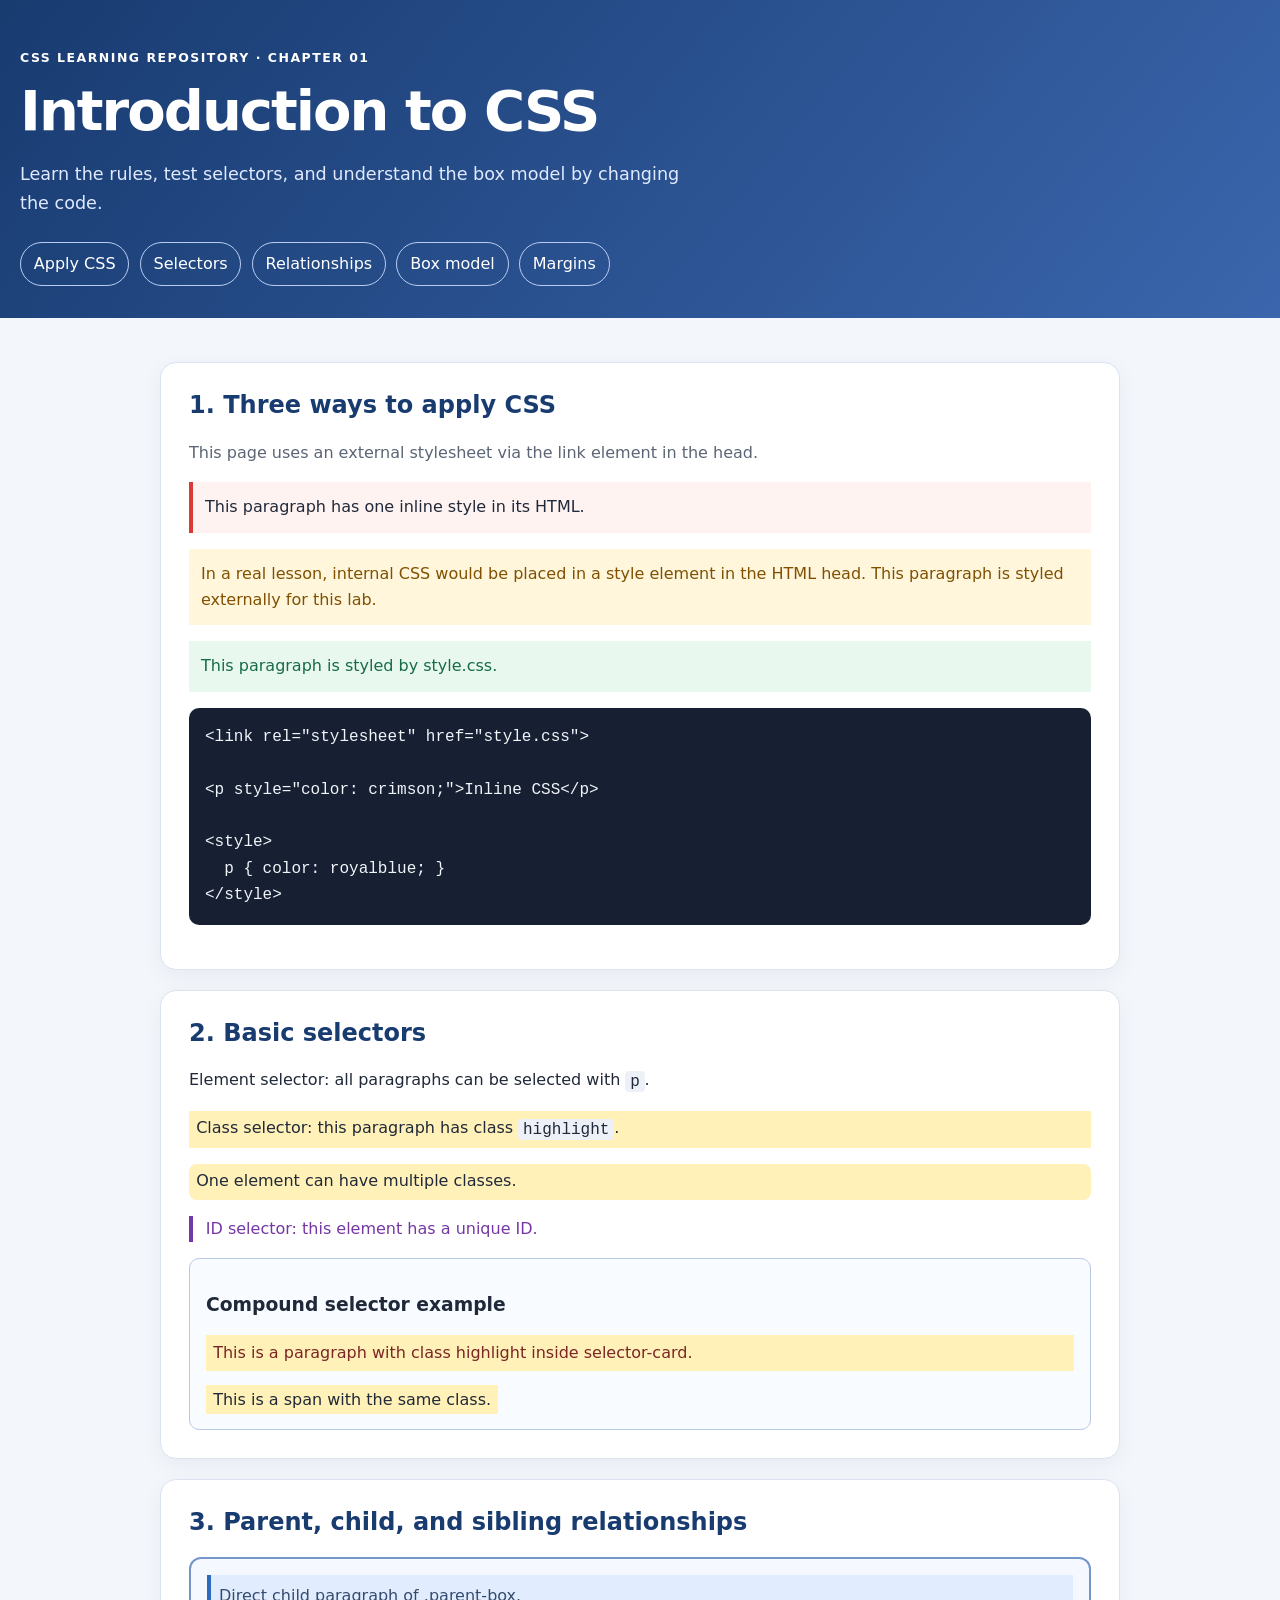
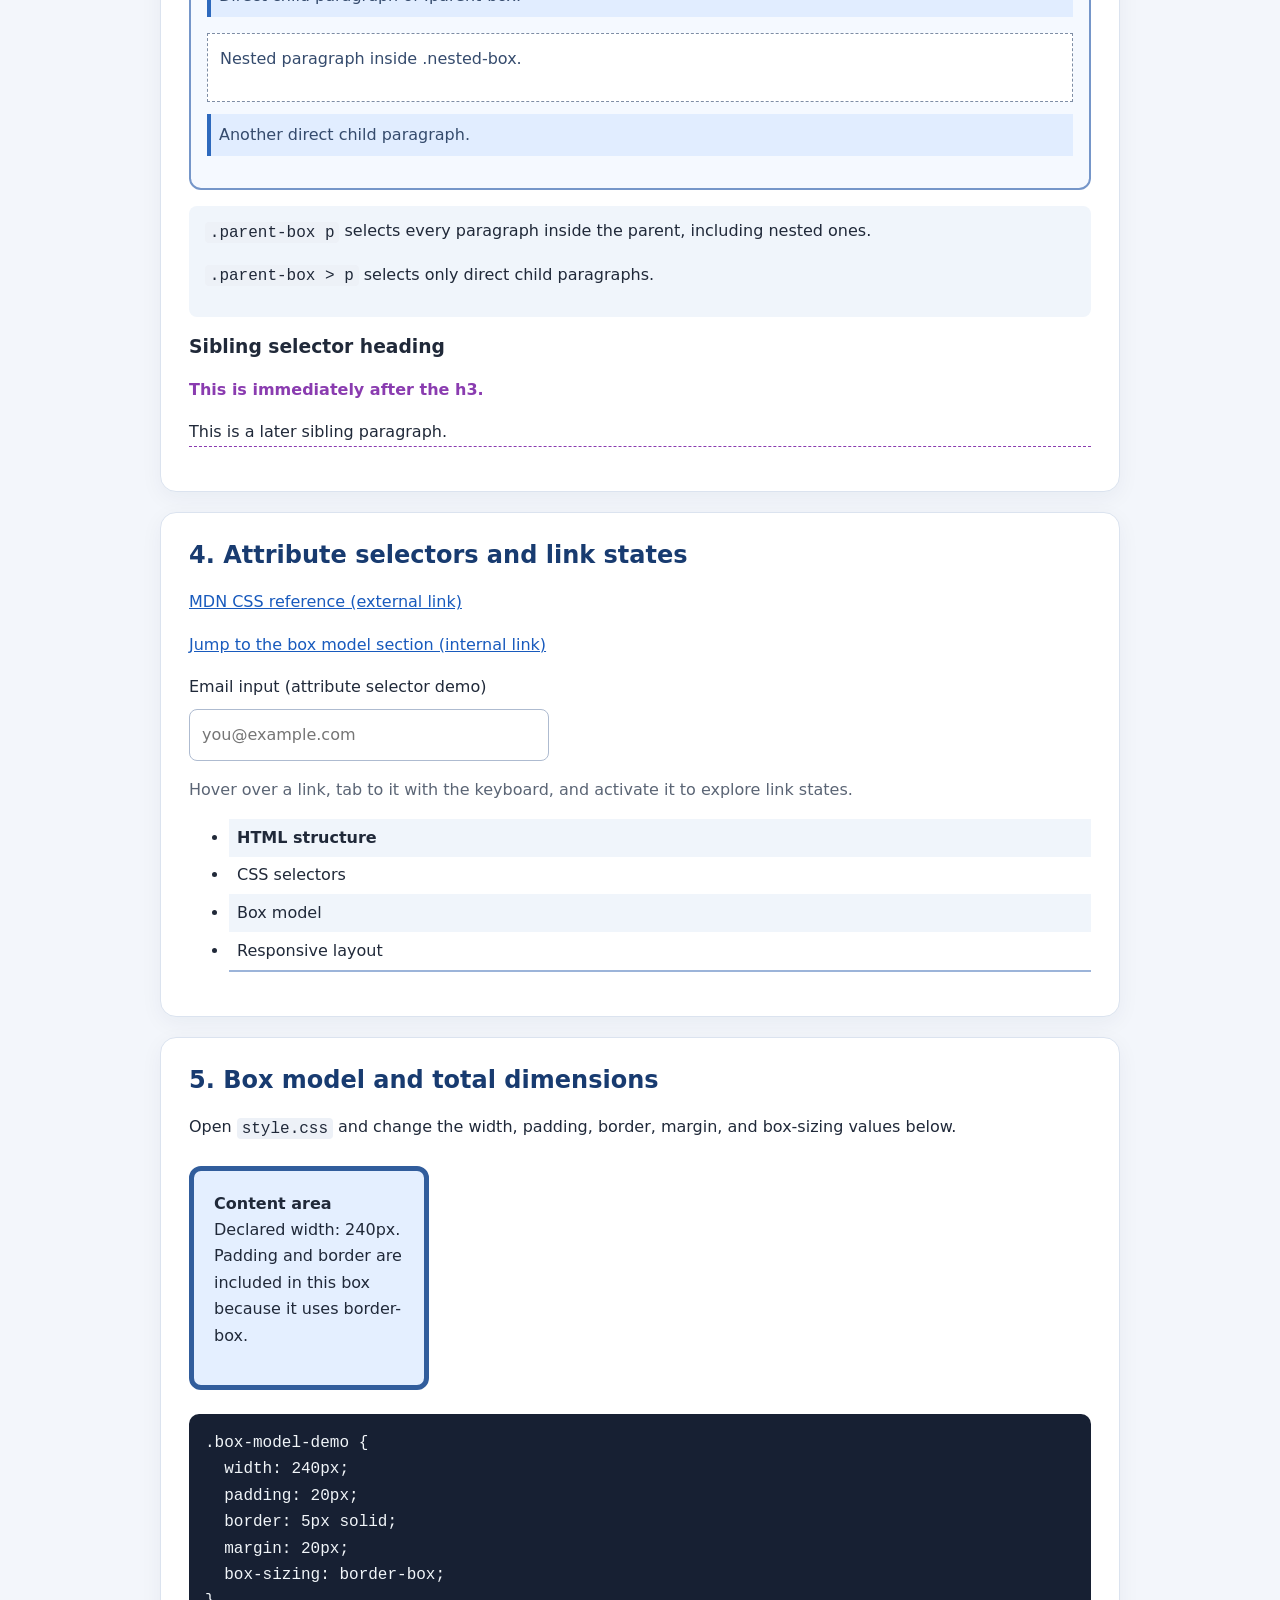
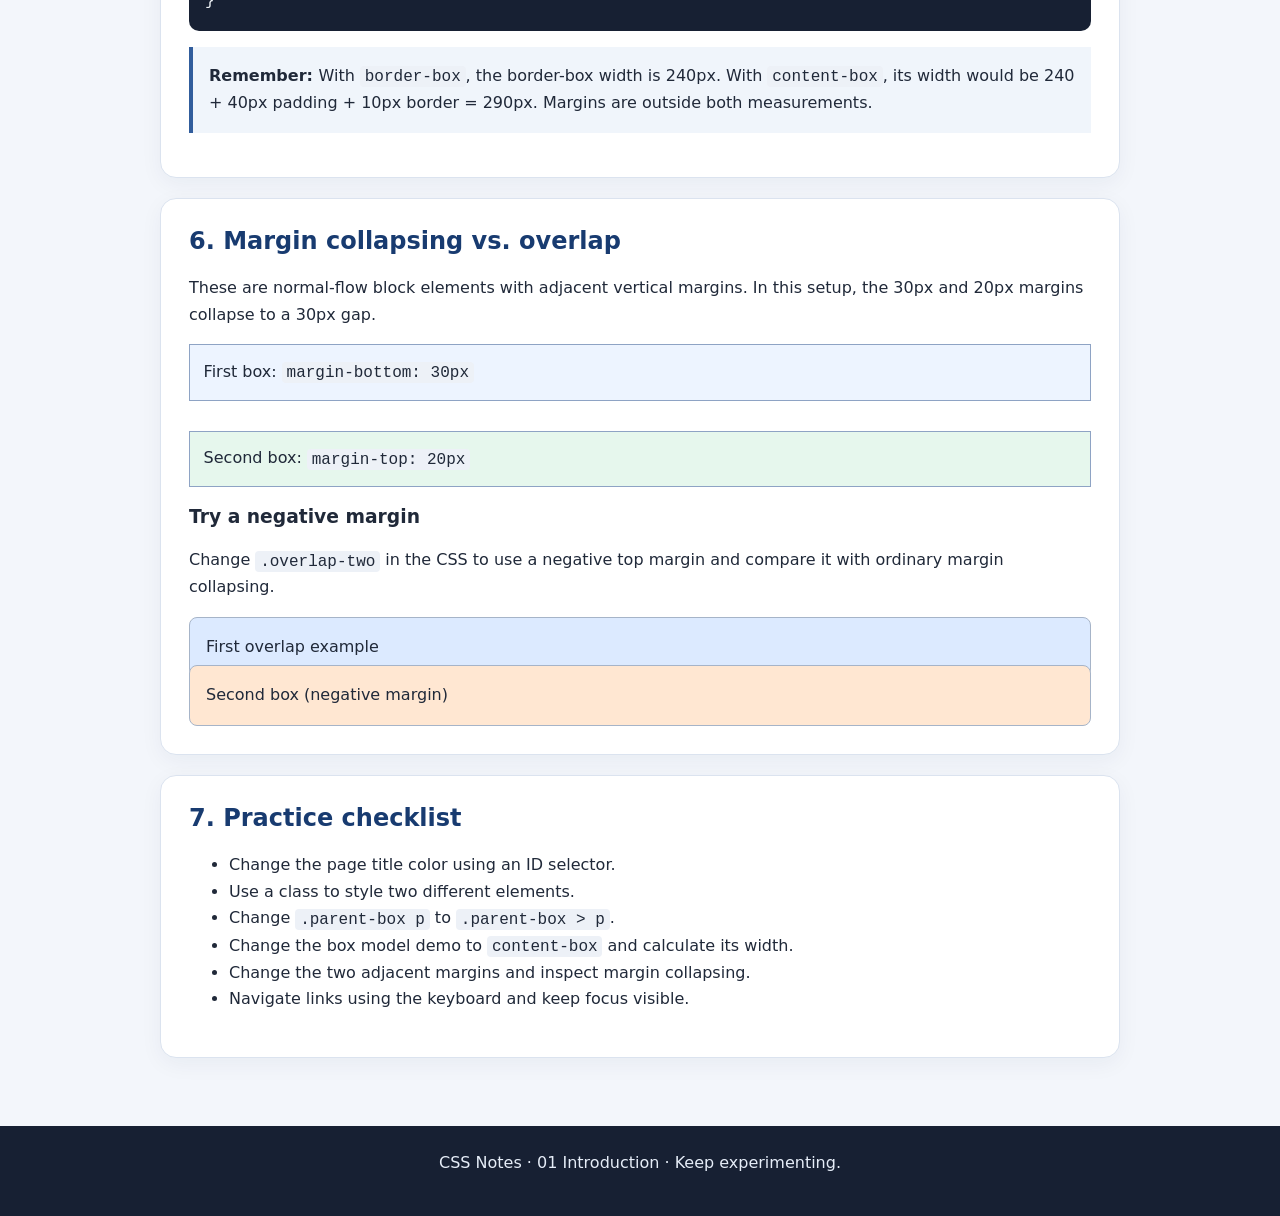
<file: 02-CSS/2.1-Basic_CSS/index.html>
<!DOCTYPE html>
<html lang="en">
<head>
    <meta charset="UTF-8">
    <meta name="viewport" content="width=device-width, initial-scale=1.0">
    <title>CSS Introduction — Practice Lab</title>
    <link rel="stylesheet" href="style.css">
</head>
<body>
    <header class="site-header">
        <p class="eyebrow">CSS LEARNING REPOSITORY · CHAPTER 01</p>
        <h1 id="page-title">Introduction to CSS</h1>
        <p class="lead">Learn the rules, test selectors, and understand the box model by changing the code.</p>
        <nav aria-label="Chapter navigation">
            <a href="#ways">Apply CSS</a>
            <a href="#selectors">Selectors</a>
            <a href="#relationships">Relationships</a>
            <a href="#box-model">Box model</a>
            <a href="#margin-lab">Margins</a>
        </nav>
    </header>

    <main class="container">
        <section id="ways" class="panel">
            <h2>1. Three ways to apply CSS</h2>
            <p class="muted">This page uses an external stylesheet via the link element in the head.</p>
            <p class="inline-demo" style="border-left: 4px solid #db3a34;">This paragraph has one inline style in its HTML.</p>
            <p class="internal-demo">In a real lesson, internal CSS would be placed in a style element in the HTML head. This paragraph is styled externally for this lab.</p>
            <p class="external-demo">This paragraph is styled by style.css.</p>
            <pre><code>&lt;link rel="stylesheet" href="style.css"&gt;

&lt;p style="color: crimson;"&gt;Inline CSS&lt;/p&gt;

&lt;style&gt;
  p { color: royalblue; }
&lt;/style&gt;</code></pre>
        </section>

        <section id="selectors" class="panel">
            <h2>2. Basic selectors</h2>
            <p>Element selector: all paragraphs can be selected with <code>p</code>.</p>
            <p class="highlight">Class selector: this paragraph has class <code>highlight</code>.</p>
            <p class="highlight rounded">One element can have multiple classes.</p>
            <p id="unique-note">ID selector: this element has a unique ID.</p>
            <div class="selector-card">
                <h3>Compound selector example</h3>
                <p class="highlight">This is a paragraph with class highlight inside selector-card.</p>
                <span class="highlight">This is a span with the same class.</span>
            </div>
        </section>

        <section id="relationships" class="panel">
            <h2>3. Parent, child, and sibling relationships</h2>
            <div class="parent-box">
                <p class="direct-child">Direct child paragraph of .parent-box.</p>
                <div class="nested-box">
                    <p>Nested paragraph inside .nested-box.</p>
                </div>
                <p class="direct-child">Another direct child paragraph.</p>
            </div>
            <div class="selector-key">
                <p><code>.parent-box p</code> selects every paragraph inside the parent, including nested ones.</p>
                <p><code>.parent-box &gt; p</code> selects only direct child paragraphs.</p>
            </div>
            <h3 class="sibling-heading">Sibling selector heading</h3>
            <p class="adjacent-example">This is immediately after the h3.</p>
            <p class="later-sibling">This is a later sibling paragraph.</p>
        </section>

        <section class="panel">
            <h2>4. Attribute selectors and link states</h2>
            <p><a href="https://developer.mozilla.org/en-US/docs/Web/CSS" target="_blank" rel="noreferrer">MDN CSS reference (external link)</a></p>
            <p><a href="#box-model">Jump to the box model section (internal link)</a></p>
            <label for="email">Email input (attribute selector demo)</label>
            <input id="email" type="email" placeholder="you@example.com">
            <p class="muted">Hover over a link, tab to it with the keyboard, and activate it to explore link states.</p>
            <ul class="topic-list">
                <li>HTML structure</li>
                <li>CSS selectors</li>
                <li>Box model</li>
                <li>Responsive layout</li>
            </ul>
        </section>

        <section id="box-model" class="panel">
            <h2>5. Box model and total dimensions</h2>
            <p>Open <code>style.css</code> and change the width, padding, border, margin, and box-sizing values below.</p>
            <div class="box-model-demo">
                <strong>Content area</strong>
                <p>Declared width: 240px. Padding and border are included in this box because it uses border-box.</p>
            </div>
            <pre><code>.box-model-demo {
  width: 240px;
  padding: 20px;
  border: 5px solid;
  margin: 20px;
  box-sizing: border-box;
}</code></pre>
            <p class="callout">With <code>border-box</code>, the border-box width is 240px. With <code>content-box</code>, its width would be 240 + 40px padding + 10px border = 290px. Margins are outside both measurements.</p>
        </section>

        <section id="margin-lab" class="panel">
            <h2>6. Margin collapsing vs. overlap</h2>
            <p>These are normal-flow block elements with adjacent vertical margins. In this setup, the 30px and 20px margins collapse to a 30px gap.</p>
            <div class="margin-demo margin-one">First box: <code>margin-bottom: 30px</code></div>
            <div class="margin-demo margin-two">Second box: <code>margin-top: 20px</code></div>
            <h3>Try a negative margin</h3>
            <p>Change <code>.overlap-two</code> in the CSS to use a negative top margin and compare it with ordinary margin collapsing.</p>
            <div class="overlap-one">First overlap example</div>
            <div class="overlap-two">Second box (negative margin)</div>
        </section>

        <section class="panel">
            <h2>7. Practice checklist</h2>
            <ul class="checklist">
                <li>Change the page title color using an ID selector.</li>
                <li>Use a class to style two different elements.</li>
                <li>Change <code>.parent-box p</code> to <code>.parent-box &gt; p</code>.</li>
                <li>Change the box model demo to <code>content-box</code> and calculate its width.</li>
                <li>Change the two adjacent margins and inspect margin collapsing.</li>
                <li>Navigate links using the keyboard and keep focus visible.</li>
            </ul>
        </section>
    </main>

    <footer class="site-footer">
        <p>CSS Notes · 01 Introduction · Keep experimenting.</p>
    </footer>
</body>
</html>
</file>
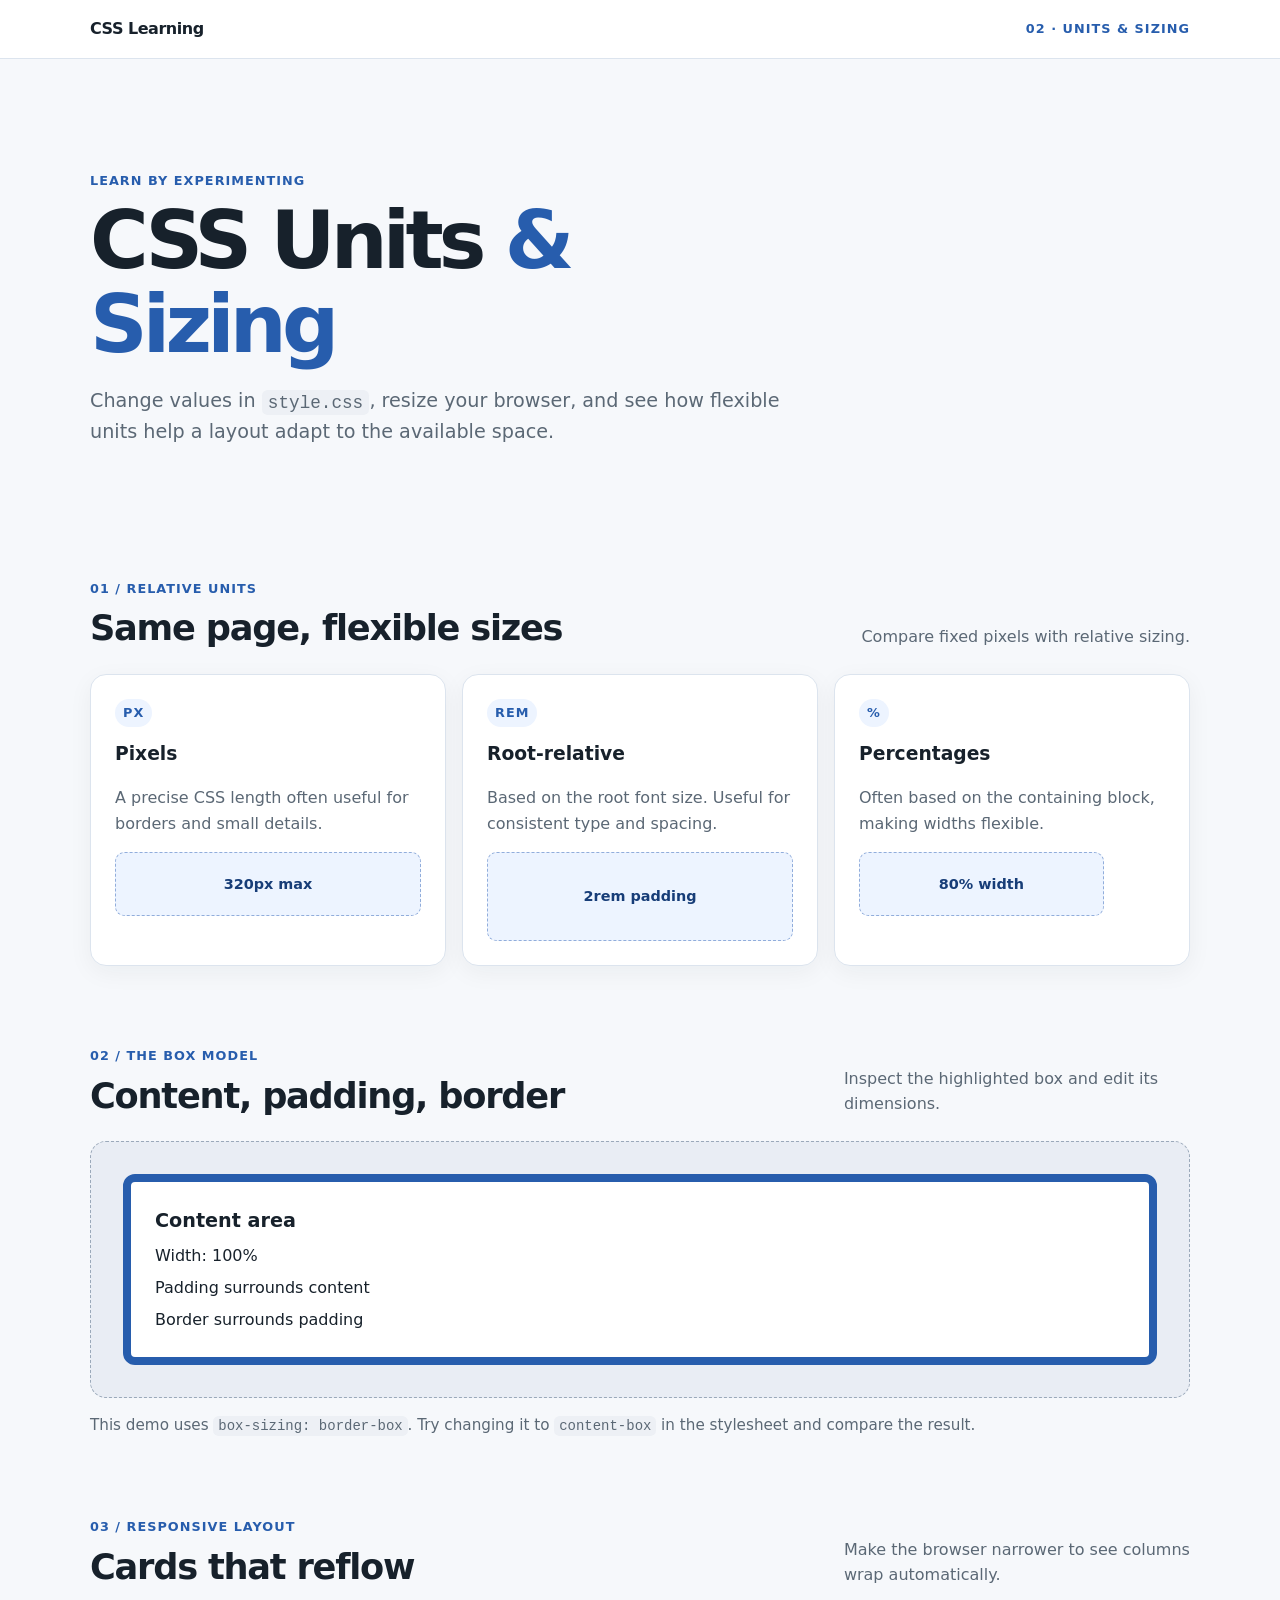
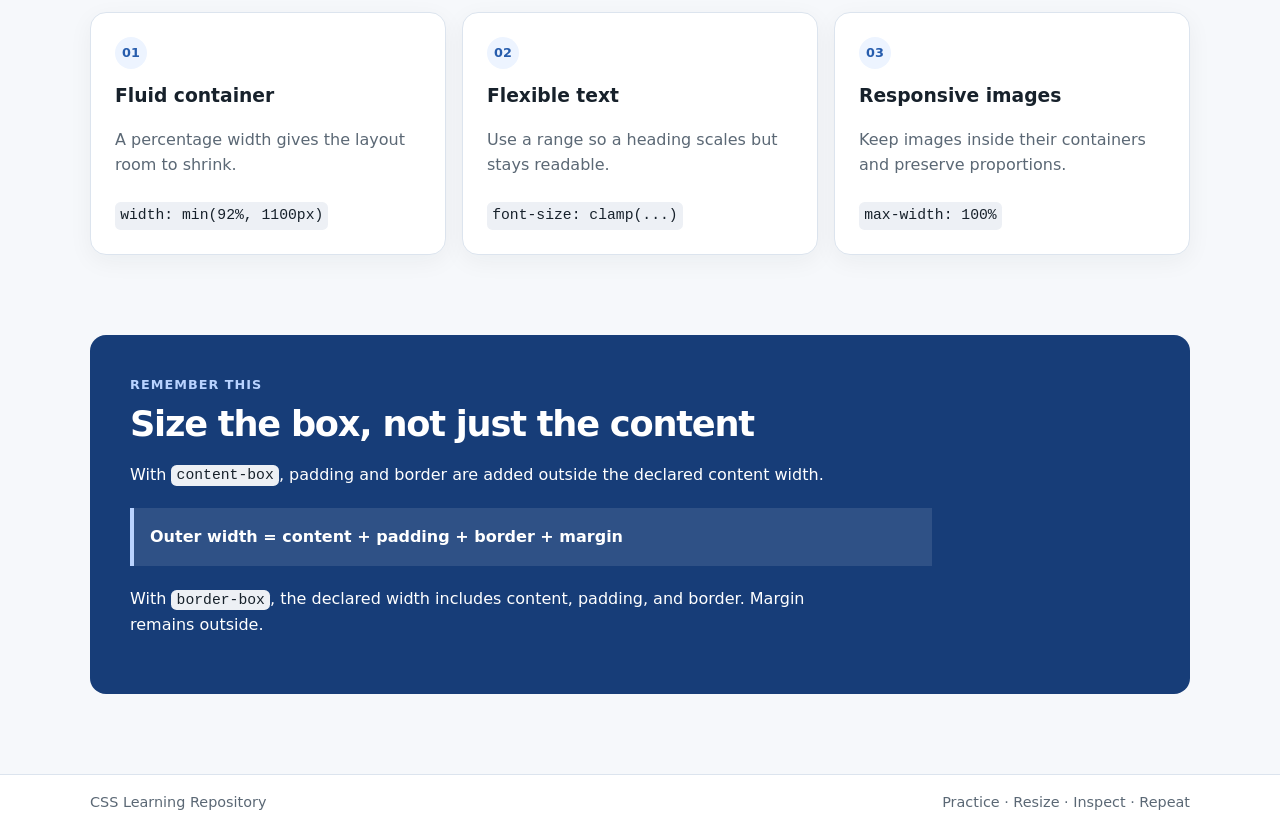
<file: 02-CSS/2.3-Units&Sizing/index.html>
<!doctype html>
<html lang="en">
<head>
  <meta charset="utf-8">
  <meta name="viewport" content="width=device-width, initial-scale=1">
  <meta name="description" content="Practice CSS units, sizing, the box model, and responsive layouts.">
  <title>CSS Units and Sizing Practice</title>
  <link rel="stylesheet" href="style.css">
</head>
<body>
  <header class="site-header">
    <div class="container header-inner">
      <a class="brand" href="#">CSS Learning</a>
      <span class="lesson-label">02 · Units &amp; Sizing</span>
    </div>
  </header>

  <main class="container">
    <section class="hero">
      <p class="eyebrow">Learn by experimenting</p>
      <h1>CSS Units <span>&amp; Sizing</span></h1>
      <p class="intro">
        Change values in <code>style.css</code>, resize your browser, and see how
        flexible units help a layout adapt to the available space.
      </p>
    </section>

    <section class="lesson-section">
      <div class="section-heading">
        <div>
          <p class="eyebrow">01 / Relative units</p>
          <h2>Same page, flexible sizes</h2>
        </div>
        <p>Compare fixed pixels with relative sizing.</p>
      </div>

      <div class="unit-grid">
        <article class="info-card">
          <span class="unit-tag">px</span>
          <h3>Pixels</h3>
          <p>A precise CSS length often useful for borders and small details.</p>
          <div class="sample sample-px">320px max</div>
        </article>
        <article class="info-card">
          <span class="unit-tag">rem</span>
          <h3>Root-relative</h3>
          <p>Based on the root font size. Useful for consistent type and spacing.</p>
          <div class="sample sample-rem">2rem padding</div>
        </article>
        <article class="info-card">
          <span class="unit-tag">%</span>
          <h3>Percentages</h3>
          <p>Often based on the containing block, making widths flexible.</p>
          <div class="sample sample-percent">80% width</div>
        </article>
      </div>
    </section>

    <section class="lesson-section">
      <div class="section-heading">
        <div>
          <p class="eyebrow">02 / The box model</p>
          <h2>Content, padding, border</h2>
        </div>
        <p>Inspect the highlighted box and edit its dimensions.</p>
      </div>

      <div class="box-model-demo">
        <div class="demo-box">
          <strong>Content area</strong>
          <span>Width: 100%</span>
          <span>Padding surrounds content</span>
          <span>Border surrounds padding</span>
        </div>
      </div>
      <p class="note">
        This demo uses <code>box-sizing: border-box</code>. Try changing it to
        <code>content-box</code> in the stylesheet and compare the result.
      </p>
    </section>

    <section class="lesson-section">
      <div class="section-heading">
        <div>
          <p class="eyebrow">03 / Responsive layout</p>
          <h2>Cards that reflow</h2>
        </div>
        <p>Make the browser narrower to see columns wrap automatically.</p>
      </div>

      <div class="responsive-grid">
        <article class="topic-card">
          <span class="number">01</span>
          <h3>Fluid container</h3>
          <p>A percentage width gives the layout room to shrink.</p>
          <code>width: min(92%, 1100px)</code>
        </article>
        <article class="topic-card">
          <span class="number">02</span>
          <h3>Flexible text</h3>
          <p>Use a range so a heading scales but stays readable.</p>
          <code>font-size: clamp(...)</code>
        </article>
        <article class="topic-card">
          <span class="number">03</span>
          <h3>Responsive images</h3>
          <p>Keep images inside their containers and preserve proportions.</p>
          <code>max-width: 100%</code>
        </article>
      </div>
    </section>

    <section class="lesson-section formula-panel">
      <p class="eyebrow">Remember this</p>
      <h2>Size the box, not just the content</h2>
      <p>With <code>content-box</code>, padding and border are added outside the declared content width.</p>
      <p class="formula">Outer width = content + padding + border + margin</p>
      <p>With <code>border-box</code>, the declared width includes content, padding, and border. Margin remains outside.</p>
    </section>
  </main>

  <footer class="site-footer">
    <div class="container footer-inner">
      <p>CSS Learning Repository</p>
      <p>Practice · Resize · Inspect · Repeat</p>
    </div>
  </footer>
</body>
</html>
</file>
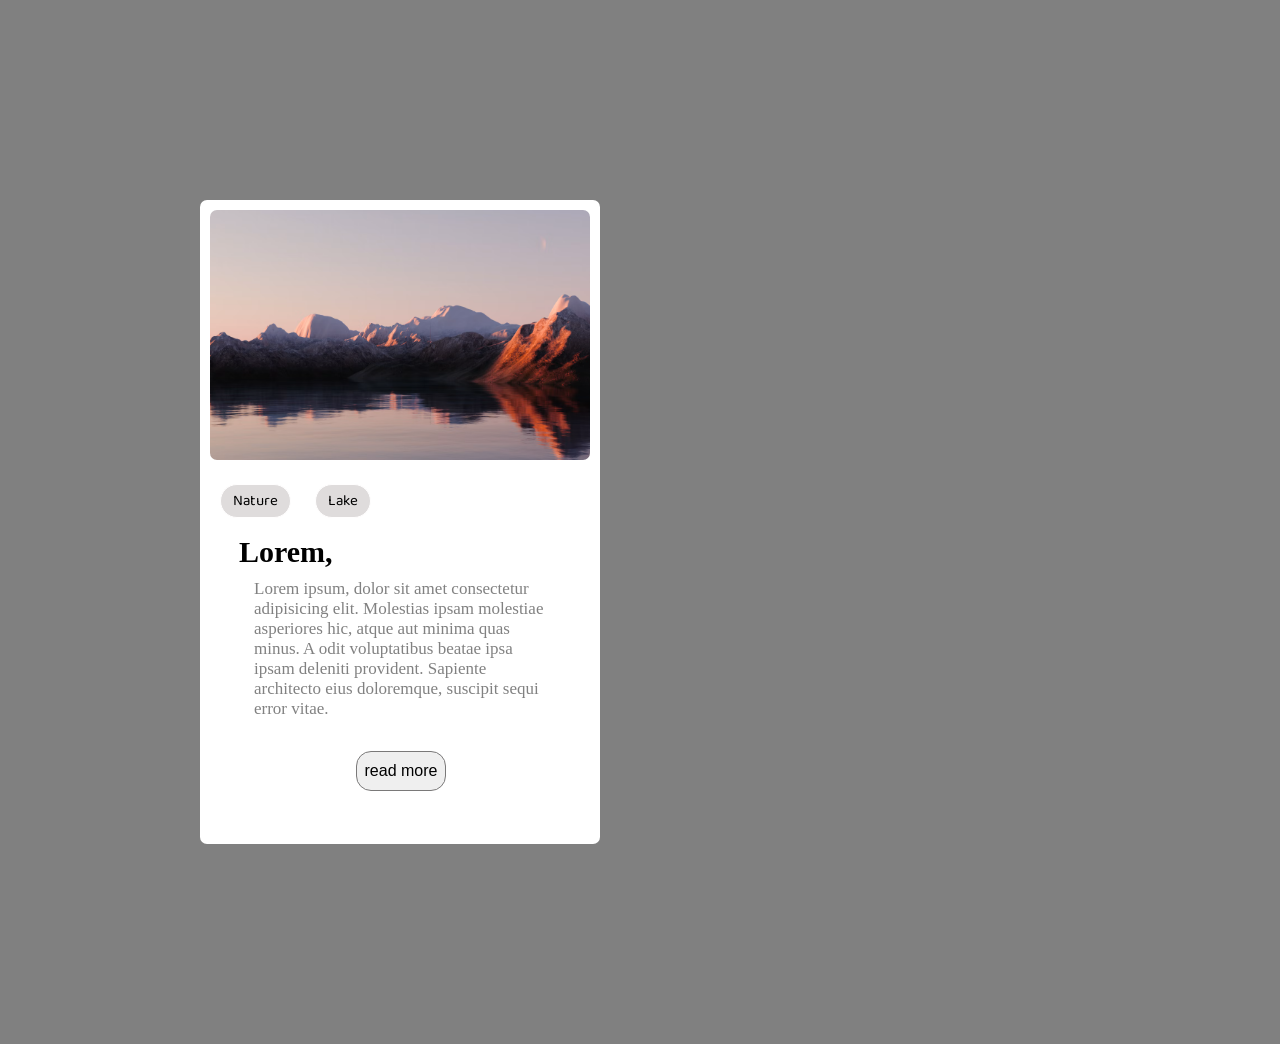
<file: Projects/01-Design_card/main.html>
<!DOCTYPE html>
<html lang="en">

<head>
    <meta charset="UTF-8">
    <meta name="viewport" content="width=, initial-scale=1.0">
    <title>CSS card Design</title>
    <style>
        @import url('https://fonts.googleapis.com/css2?family=Baloo+Bhai+2:wght@400..800&family=Mea+Culpa&display=swap');

        * {
            margin: 0;
            padding: 0;
        }

        body {
            background-color: gray;
            padding: 200px;
        }

        .card {
            background-color: white;
            width: 400px;
            height: 644px;
            border-radius: 7px;
        }

        .img {
            padding: 10px;
        }

        .img img {
            border-radius: 7px;
        }

        .content {
            padding: 7px 14px;
        }


        .content p {
            font-size: 17px;
            padding-top: 10px;
            width: 300px;
            padding-left: 40px;
            color: rgba(11, 11, 11, 0.516);
        }

        .content h2 {
            font-size: 30px;
            padding-left: 25px;
        }

        .caosules {
            padding-left: 20px;
            padding-top: 10px;
            padding-bottom: 10px;
        }

        .caosules button {

            font-family: "Baloo Bhai 2", sans-serif;
            border: 1px solid rgb(255, 254, 254);
            background-color: rgba(218, 214, 214, 0.851);
            color: rgb(0, 0, 0);
            border-radius: 20px;
            margin-right: 20px;
            padding: 4px 12px;
            font-size: 15px;

        }

        .caosules button:hover {
            background-color: whitesmoke;
            box-shadow: 1px 1px 2px rgb(82, 81, 81);
           }

        .end{
            padding: 25px 156px;
 }

        .read{
            width: 90px;
            height: 40px;
            font-size: medium;
            border-radius: 15px;
            border: 1px solid rgb(122, 121, 121);
        }

        .end button:hover{
             background-color: whitesmoke;
            box-shadow: 1px 1px 2px rgb(82, 81, 81);
        }
    </style>
</head>

<body>
    <div class="card">
        <div class="img">
            <img src="image.png" width="380pxpx" height="250px">
        </div>

        <div class="caosules">
            <button>Nature</button>
            <button>Lake</button>
        </div>
        <div class="content">
            <h2>Lorem,</h2>
            <p>Lorem ipsum, dolor sit amet consectetur adipisicing elit. Molestias ipsam molestiae asperiores hic, atque
                aut minima quas minus. A odit voluptatibus beatae ipsa ipsam deleniti provident. Sapiente architecto
                eius doloremque, suscipit sequi error vitae.</p>
        </div>

        <div class="end">
            <button class="read">read more</button>
        </div>
    </div>
</body>

</html>
</file>
<file: 02-CSS/2.1-Basic_CSS/style.css>
/* =========================================================
   CSS LEARNING REPOSITORY
   01 — Introduction to CSS
   Edit the rules and observe the changes in index.html.
   ========================================================= */

/* 01. A predictable box model for every element */
*,
*::before,
*::after {
    box-sizing: border-box;
}

/* 02. Element selectors: body, h1, p, etc. */
html {
    scroll-behavior: smooth;
}

body {
    margin: 0;
    background: #f3f6fb;
    color: #202939;
    font-family: system-ui, -apple-system, BlinkMacSystemFont, "Segoe UI", sans-serif;
    line-height: 1.65;
}

h1,
h2,
h3 {
    line-height: 1.2;
}

h2 {
    margin-top: 0;
    color: #183b70;
}

p {
    margin-block: 0 1rem;
}

code,
pre {
    font-family: Consolas, "Courier New", monospace;
}

code {
    background: #edf1f7;
    border-radius: 4px;
    padding: 0.1rem 0.3rem;
}

pre {
    max-width: 100%;
    overflow-x: auto;
    padding: 1rem;
    background: #172033;
    color: #f1f5f9;
    border-radius: 10px;
}

pre code {
    padding: 0;
    background: transparent;
    color: inherit;
}

/* 03. Class selectors */
.site-header {
    padding: 3rem 1.25rem 2rem;
    color: white;
    background: linear-gradient(130deg, #183b70, #3b66ad);
}

.eyebrow {
    margin-bottom: 0.5rem;
    font-size: 0.78rem;
    font-weight: 800;
    letter-spacing: 0.12em;
}

.lead {
    max-width: 680px;
    color: #e0eaff;
    font-size: 1.1rem;
}

.site-header h1 {
    margin: 0 0 1rem;
    font-size: clamp(2rem, 5vw, 3.5rem);
}

nav {
    display: flex;
    flex-wrap: wrap;
    gap: 0.65rem;
    margin-top: 1.5rem;
}

nav a {
    display: inline-block;
    padding: 0.5rem 0.8rem;
    border: 1px solid #b9cdf3;
    border-radius: 999px;
    color: white;
    text-decoration: none;
}

/* 04. Link pseudo-classes */
a:link {
    color: #185abd;
}

a:visited {
    color: #7146a6;
}

.site-header nav a:link,
.site-header nav a:visited {
    color: white;
}

a:hover {
    text-decoration: underline;
}

nav a:hover {
    background: rgba(255, 255, 255, 0.14);
    text-decoration: none;
}

a:active {
    opacity: 0.7;
}

a:focus-visible,
input:focus-visible {
    outline: 3px solid #f4a340;
    outline-offset: 3px;
}

/* 05. Centered responsive container */
.container {
    width: min(100% - 2rem, 960px);
    margin-inline: auto;
    padding-block: 1.5rem 3rem;
}

.panel {
    margin-block: 1.25rem;
    padding: clamp(1rem, 3vw, 1.75rem);
    border: 1px solid #dbe3ef;
    border-radius: 16px;
    background: white;
    box-shadow: 0 6px 22px rgba(26, 46, 79, 0.05);
}

.muted {
    color: #5b6575;
}

/* 06. Inline/internal/external examples */
.inline-demo {
    padding: 0.75rem;
    background: #fff3f2;
}

.internal-demo {
    padding: 0.75rem;
    color: #805000;
    background: #fff6db;
}

.external-demo {
    padding: 0.75rem;
    color: #176b45;
    background: #e8f8ef;
}

/* 07. Class, ID, grouping, and compound selector examples */
.highlight {
    background: #fff1b8;
    padding: 0.3rem 0.45rem;
}

.rounded {
    border-radius: 8px;
}

#page-title {
    letter-spacing: -0.035em;
}

#unique-note {
    color: #7537a6;
    border-left: 4px solid currentColor;
    padding-left: 0.8rem;
}

.selector-card {
    padding: 1rem;
    border: 1px solid #b8c9e3;
    border-radius: 10px;
    background: #f8fbff;
}

/* Compound selector: only p elements with class highlight inside selector-card */
.selector-card p.highlight {
    color: #7b2525;
}

/* 08. Descendant and child combinators */
.parent-box {
    padding: 1rem;
    border: 2px solid #7596c9;
    border-radius: 12px;
    background: #f5f9ff;
}

/* Descendant: matches direct and nested paragraphs */
.parent-box p {
    color: #354b6d;
}

/* Child: only paragraphs that are direct children of .parent-box */
.parent-box > p {
    padding: 0.5rem;
    border-left: 4px solid #2d69bd;
    background: #e1edff;
}

.nested-box {
    margin: 0.75rem 0;
    padding: 0.75rem;
    border: 1px dashed #7e8da5;
    background: white;
}

.selector-key {
    margin-top: 1rem;
    padding: 0.75rem 1rem;
    border-radius: 8px;
    background: #f0f5fb;
}

/* 09. Sibling combinators */
.sibling-heading + p {
    color: #8a3cb0;
    font-weight: 700;
}

.sibling-heading ~ .later-sibling {
    border-bottom: 1px dashed #8a3cb0;
}

/* 10. Attribute selectors */
input[type="email"] {
    display: block;
    width: min(100%, 360px);
    margin-block: 0.5rem 1rem;
    padding: 0.75rem;
    border: 1px solid #aebbd0;
    border-radius: 8px;
    font: inherit;
}

/* 11. Structural pseudo-classes */
.topic-list li {
    padding: 0.35rem 0.5rem;
}

.topic-list li:nth-child(odd) {
    background: #f0f5fb;
}

.topic-list li:first-child {
    font-weight: 700;
}

.topic-list li:last-child {
    border-bottom: 2px solid #9cb4d9;
}

/* 12. Box-model experiment */
.box-model-demo {
    width: 240px;
    max-width: 100%;
    min-height: 130px;
    margin: 1.5rem 0;
    padding: 20px;
    border: 5px solid #315d9c;
    border-radius: 12px;
    background: #e4efff;
    overflow-wrap: anywhere;

    /* Change this to content-box and compare dimensions in DevTools. */
    box-sizing: border-box;
}

.callout {
    padding: 1rem;
    border-left: 4px solid #315d9c;
    background: #f0f5fb;
}

/* 13. Margin collapsing demo: ordinary block elements in normal flow */
.margin-demo {
    padding: 0.85rem;
    border: 1px solid #8ea3c4;
    background: #edf4ff;
}

.margin-one {
    margin-bottom: 30px;
}

.margin-two {
    margin-top: 20px;
    background: #e6f7ed;
}

/* Negative margins can pull boxes into overlapping space. */
.overlap-one,
.overlap-two {
    position: relative;
    padding: 1rem;
    border: 1px solid #a6b4c8;
    border-radius: 8px;
}

.overlap-one {
    background: #dceaff;
}

.overlap-two {
    margin-top: -12px; /* Change to 12px to compare with a positive margin. */
    background: #ffe7d2;
}

/* 14. Generated pseudo-element example */
.callout::before {
    content: "Remember: ";
    font-weight: 800;
}

/* 15. Footer */
.site-footer {
    padding: 1.5rem;
    text-align: center;
    color: #e6edf8;
    background: #172033;
}

/* 16. A small-screen adjustment */
@media (max-width: 560px) {
    .site-header {
        padding-top: 2rem;
    }

    nav {
        align-items: flex-start;
        flex-direction: column;
    }

    nav a {
        width: fit-content;
    }
}
</file>
<file: 02-CSS/2.3-Units&Sizing/style.css>
/* =========================================================
   CSS Units and Sizing — Practice stylesheet
   Try changing the values and resizing the browser.
   ========================================================= */

/* Predictable sizing: width includes padding and border. */
*,
*::before,
*::after {
  box-sizing: border-box;
}

:root {
  /* Try changing this value to explore rem sizing. */
  font-size: 16px;
  --color-ink: #17212b;
  --color-muted: #5b6875;
  --color-brand: #275dad;
  --color-brand-dark: #173d78;
  --color-soft: #edf4ff;
  --color-border: #dce4ee;
  --color-surface: #ffffff;
  --radius-card: 1rem;
}

body {
  margin: 0;
  font-family: system-ui, -apple-system, BlinkMacSystemFont, "Segoe UI", sans-serif;
  line-height: 1.6;
  color: var(--color-ink);
  background: #f6f8fb;
}

.container {
  /* Flexible on small screens; capped on wide screens. */
  width: min(92%, 1100px);
  margin-inline: auto;
}

.site-header {
  background: var(--color-surface);
  border-bottom: 1px solid var(--color-border);
}

.header-inner,
.footer-inner {
  display: flex;
  align-items: center;
  justify-content: space-between;
  gap: 1rem;
  padding-block: 1rem;
}

.brand {
  color: var(--color-ink);
  font-weight: 800;
  text-decoration: none;
  letter-spacing: -0.03em;
}

.lesson-label,
.eyebrow,
.unit-tag,
.number {
  color: var(--color-brand);
  font-size: 0.8rem;
  font-weight: 750;
  letter-spacing: 0.08em;
  text-transform: uppercase;
}

.hero {
  padding-block: clamp(3rem, 9vw, 7rem);
  max-width: 70ch;
}

.hero h1 {
  margin: 0.25rem 0 1rem;
  font-size: clamp(2.4rem, 7vw, 5rem);
  line-height: 1.05;
  letter-spacing: -0.06em;
}

.hero h1 span {
  color: var(--color-brand);
}

.intro {
  max-width: 62ch;
  color: var(--color-muted);
  font-size: clamp(1rem, 1.5vw, 1.2rem);
}

code {
  padding: 0.15em 0.35em;
  border-radius: 0.35rem;
  background: #edf0f5;
  font-family: ui-monospace, SFMono-Regular, Consolas, monospace;
  font-size: 0.92em;
  overflow-wrap: anywhere;
}

.lesson-section {
  margin-block: 0 clamp(3rem, 7vw, 5rem);
}

.section-heading {
  display: flex;
  align-items: end;
  justify-content: space-between;
  gap: 1.5rem;
  margin-bottom: 1.5rem;
}

.section-heading h2,
.formula-panel h2 {
  margin: 0;
  font-size: clamp(1.5rem, 3vw, 2.2rem);
  line-height: 1.2;
  letter-spacing: -0.035em;
}

.section-heading > p {
  max-width: 34ch;
  margin: 0;
  color: var(--color-muted);
}

.eyebrow {
  margin: 0 0 0.5rem;
}

.unit-grid {
  display: grid;
  grid-template-columns: repeat(auto-fit, minmax(min(100%, 220px), 1fr));
  gap: 1rem;
}

.info-card,
.topic-card {
  min-width: 0;
  padding: clamp(1rem, 2.5vw, 1.5rem);
  background: var(--color-surface);
  border: 1px solid var(--color-border);
  border-radius: var(--radius-card);
  box-shadow: 0 0.4rem 1.5rem rgb(23 33 43 / 5%);
}

.unit-tag {
  display: inline-block;
  padding: 0.25rem 0.5rem;
  background: var(--color-soft);
  border-radius: 999px;
}

.info-card h3,
.topic-card h3 {
  margin: 0.75rem 0 0.4rem;
}

.info-card p,
.topic-card p,
.note {
  color: var(--color-muted);
}

.sample {
  display: grid;
  place-items: center;
  min-height: 4rem;
  margin-top: 1rem;
  padding: 0.75rem;
  color: var(--color-brand-dark);
  background: var(--color-soft);
  border: 1px dashed #91addb;
  border-radius: 0.6rem;
  font-size: 0.9rem;
  font-weight: 700;
}

.sample-px {
  width: min(100%, 320px);
}

.sample-rem {
  padding: 2rem;
}

.sample-percent {
  width: 80%;
}

/* The outer demo area makes the inner box easy to inspect. */
.box-model-demo {
  padding: clamp(1rem, 4vw, 2rem);
  background: #e9edf4;
  border: 1px dashed #9ba9ba;
  border-radius: var(--radius-card);
}

.demo-box {
  display: flex;
  flex-direction: column;
  gap: 0.4rem;
  width: 100%;
  min-height: 10rem;
  padding: 1.5rem;
  border: 0.5rem solid var(--color-brand);
  background: var(--color-surface);
  border-radius: 0.75rem;
  overflow-wrap: anywhere;
}

.demo-box strong {
  font-size: 1.2rem;
}

.note {
  font-size: 0.95rem;
}

.responsive-grid {
  display: grid;
  /* Columns automatically wrap when there isn't enough room. */
  grid-template-columns: repeat(auto-fit, minmax(min(100%, 220px), 1fr));
  gap: 1rem;
}

.number {
  display: inline-grid;
  place-items: center;
  width: 2rem;
  aspect-ratio: 1;
  border-radius: 50%;
  background: var(--color-soft);
  letter-spacing: 0;
}

.topic-card code {
  display: inline-block;
  margin-top: 0.5rem;
}

.formula-panel {
  padding: clamp(1.25rem, 4vw, 2.5rem);
  background: var(--color-brand-dark);
  color: white;
  border-radius: var(--radius-card);
}

.formula-panel .eyebrow {
  color: #b9d3ff;
}

.formula-panel code {
  color: var(--color-ink);
}

.formula-panel p:not(.eyebrow) {
  max-width: 72ch;
}

.formula {
  margin-block: 1.25rem;
  padding: 1rem;
  border-left: 0.25rem solid #b9d3ff;
  background: rgb(255 255 255 / 10%);
  font-weight: 750;
  overflow-wrap: anywhere;
}

.site-footer {
  border-top: 1px solid var(--color-border);
  background: var(--color-surface);
}

.footer-inner {
  color: var(--color-muted);
  font-size: 0.9rem;
}

.footer-inner p {
  margin: 0;
}

/* Layout changes based on available viewport width. */
@media (max-width: 650px) {
  .header-inner,
  .footer-inner {
    align-items: flex-start;
    flex-direction: column;
    gap: 0.25rem;
  }

  .section-heading {
    align-items: flex-start;
    flex-direction: column;
    gap: 0.5rem;
  }

  .hero {
    padding-block: 3rem;
  }
}
</file>
